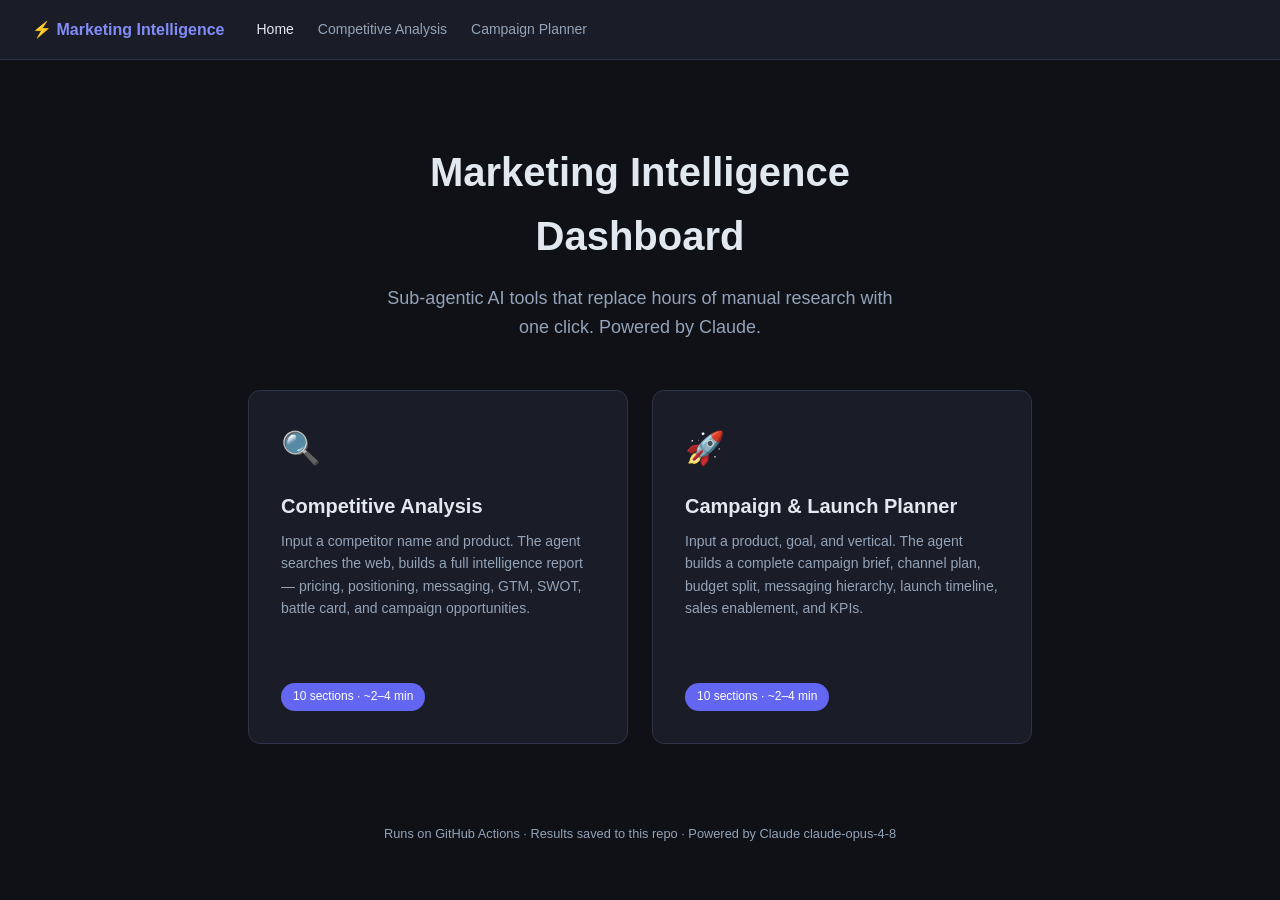
<file: dashboard/index.html>
<!DOCTYPE html>
<html lang="en">
<head>
  <meta charset="UTF-8">
  <meta name="viewport" content="width=device-width, initial-scale=1.0">
  <title>Marketing Intelligence Dashboard</title>
  <link rel="stylesheet" href="css/style.css">
</head>
<body>
  <nav>
    <span class="nav-brand">⚡ Marketing Intelligence</span>
    <div class="nav-links">
      <a href="index.html" class="active">Home</a>
      <a href="competitive-analysis.html">Competitive Analysis</a>
      <a href="campaign-launch-planner.html">Campaign Planner</a>
    </div>
  </nav>

  <div class="hero">
    <h1>Marketing Intelligence<br>Dashboard</h1>
    <p>Sub-agentic AI tools that replace hours of manual research with one click. Powered by Claude.</p>

    <div class="agent-cards">
      <a href="competitive-analysis.html" class="agent-card">
        <div class="agent-card-icon">🔍</div>
        <h2>Competitive Analysis</h2>
        <p>Input a competitor name and product. The agent searches the web, builds a full intelligence report — pricing, positioning, messaging, GTM, SWOT, battle card, and campaign opportunities.</p>
        <span class="badge">10 sections · ~2–4 min</span>
      </a>

      <a href="campaign-launch-planner.html" class="agent-card">
        <div class="agent-card-icon">🚀</div>
        <h2>Campaign & Launch Planner</h2>
        <p>Input a product, goal, and vertical. The agent builds a complete campaign brief, channel plan, budget split, messaging hierarchy, launch timeline, sales enablement, and KPIs.</p>
        <span class="badge">10 sections · ~2–4 min</span>
      </a>
    </div>
  </div>

  <div style="text-align:center;padding:2rem;color:var(--text-muted);font-size:.8rem">
    Runs on GitHub Actions · Results saved to this repo · Powered by Claude claude-opus-4-8
  </div>
</body>
</html>
</file>
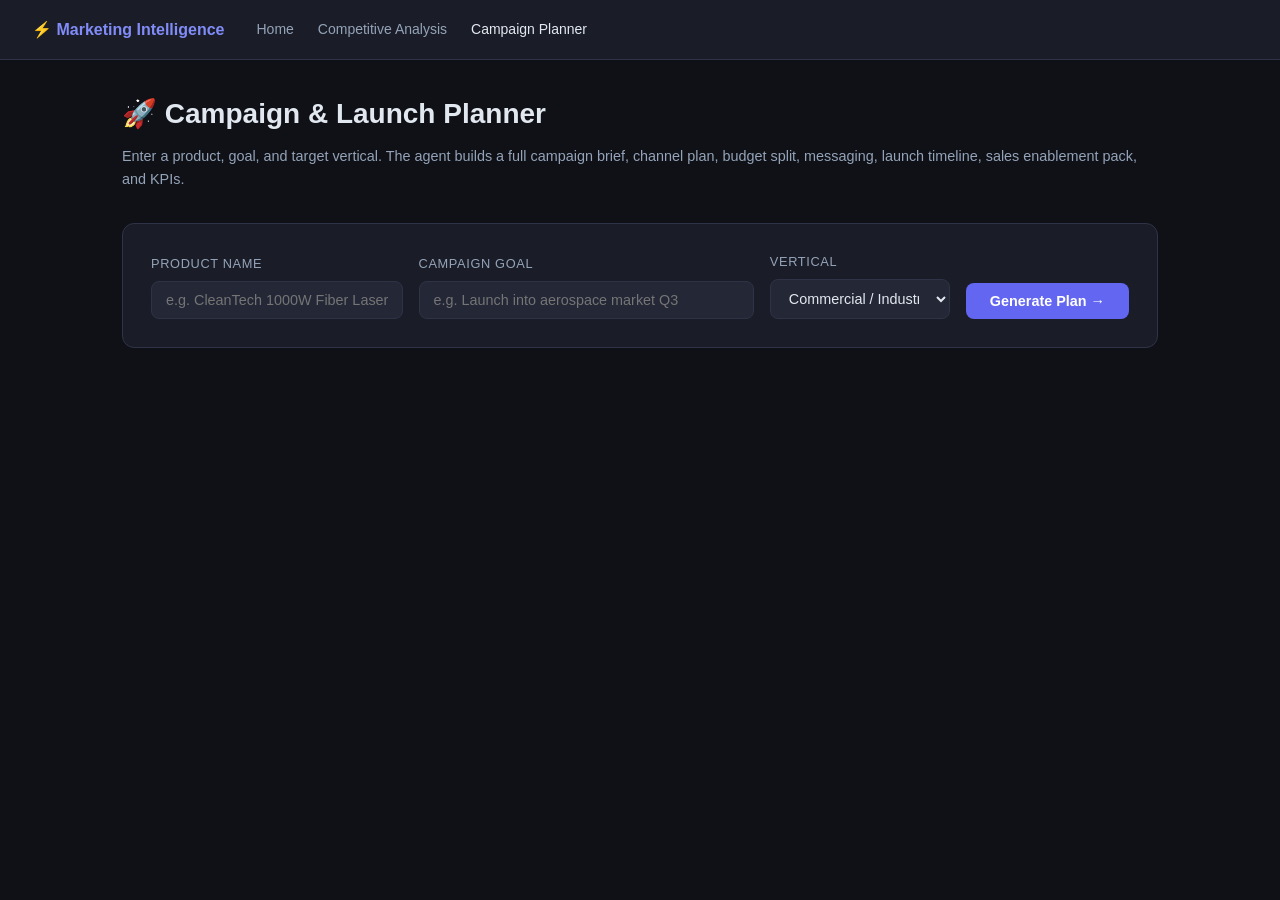
<file: dashboard/campaign-launch-planner.html>
<!DOCTYPE html>
<html lang="en">
<head>
  <meta charset="UTF-8">
  <meta name="viewport" content="width=device-width, initial-scale=1.0">
  <title>Campaign & Launch Planner · Marketing Intelligence</title>
  <link rel="stylesheet" href="css/style.css">
</head>
<body>
  <nav>
    <span class="nav-brand">⚡ Marketing Intelligence</span>
    <div class="nav-links">
      <a href="index.html">Home</a>
      <a href="competitive-analysis.html">Competitive Analysis</a>
      <a href="campaign-launch-planner.html" class="active">Campaign Planner</a>
    </div>
  </nav>

  <div class="page">
    <div class="page-header">
      <h1>🚀 Campaign & Launch Planner</h1>
      <p>Enter a product, goal, and target vertical. The agent builds a full campaign brief, channel plan, budget split, messaging, launch timeline, sales enablement pack, and KPIs.</p>
    </div>

    <div class="input-form">
      <div class="form-row">
        <div class="form-group" style="flex:1.5">
          <label>Product Name</label>
          <input id="product" type="text" placeholder="e.g. CleanTech 1000W Fiber Laser" />
        </div>
        <div class="form-group" style="flex:2">
          <label>Campaign Goal</label>
          <input id="goal" type="text" placeholder="e.g. Launch into aerospace market Q3" />
        </div>
        <div class="form-group">
          <label>Vertical</label>
          <select id="vertical">
            <option value="Commercial/Industrial">Commercial / Industrial</option>
            <option value="Defense/Government">Defense / Government</option>
          </select>
        </div>
        <button class="btn btn-primary" id="run-btn" onclick="runPlanner()">Generate Plan →</button>
      </div>
    </div>

    <div class="status-bar" id="status-bar">
      <div class="status-dot queued" id="status-dot"></div>
      <span id="status-text">Queued…</span>
    </div>

    <div class="results-header" id="results-header">
      <div class="results-meta">
        <h2 id="results-title"></h2>
        <p id="results-sub"></p>
      </div>
      <div class="export-btns">
        <button class="btn btn-secondary" id="copy-btn" onclick="copyBattleCard(window._result)">Copy Sales Pack</button>
        <button class="btn btn-secondary" onclick="window.print()">Download PDF</button>
        <button class="btn btn-secondary" onclick="downloadJson(window._result)">Download JSON</button>
      </div>
    </div>

    <div class="section-tabs" id="section-tabs"></div>
    <div class="results-grid" id="results-grid"></div>
  </div>

  <script src="js/github-api.js"></script>
  <script src="js/render.js"></script>
  <script src="js/app.js"></script>
  <script>
    async function runPlanner() {
      const product  = document.getElementById("product").value.trim();
      const goal     = document.getElementById("goal").value.trim();
      const vertical = document.getElementById("vertical").value;
      if (!product || !goal) { alert("Please enter both product name and campaign goal."); return; }

      const btn = document.getElementById("run-btn");
      btn.disabled = true;
      btn.textContent = "Running…";
      setStatus("Queued — waiting for GitHub Actions to start…", "queued");

      try {
        await triggerWorkflow("campaign-launch-planner.yml", {
          product_name: product,
          campaign_goal: goal,
          vertical: vertical,
        });

        await new Promise(r => setTimeout(r, 5000));
        setStatus("Agent is building your campaign plan…", "running");

        const run = await getLatestRun("campaign-launch-planner.yml");
        if (!run) throw new Error("Could not find workflow run. Check GitHub Actions tab.");

        await pollRun(run.id, (status, conclusion) => {
          if (status === "in_progress") setStatus("Agent is researching market trends and building your plan…", "running");
          if (status === "completed" && conclusion === "success") setStatus("Plan complete!", "complete");
        });

        const slug = `${product}-${vertical}`.toLowerCase().replace(/[^a-z0-9]+/g, "-").replace(/^-|-$/g, "");
        const data = await fetchResultJson(`dashboard/data/campaigns/${slug}.json`);
        window._result = data;

        const grid = document.getElementById("results-grid");
        grid.innerHTML = renderCampaignPlan(data);
        populateTabs(10);
        showResults(
          `${product} — ${vertical}`,
          `Generated ${new Date(data.generated_at).toLocaleString()}`
        );
      } catch (e) {
        setStatus(`Error: ${e.message}`, "failed");
        console.error(e);
      } finally {
        btn.disabled = false;
        btn.textContent = "Generate Plan →";
      }
    }
  </script>
</body>
</html>
</file>
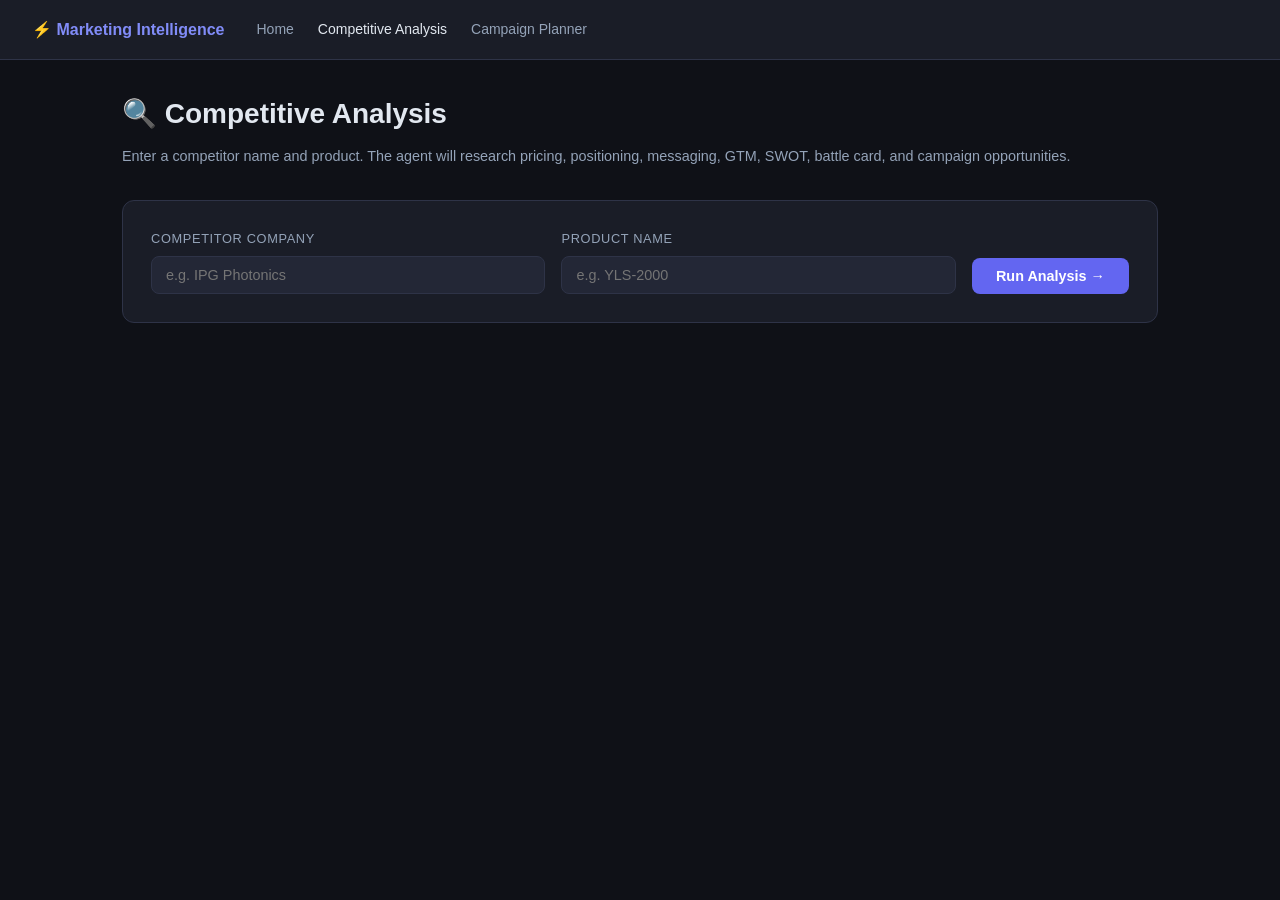
<file: dashboard/competitive-analysis.html>
<!DOCTYPE html>
<html lang="en">
<head>
  <meta charset="UTF-8">
  <meta name="viewport" content="width=device-width, initial-scale=1.0">
  <title>Competitive Analysis · Marketing Intelligence</title>
  <link rel="stylesheet" href="css/style.css">
</head>
<body>
  <nav>
    <span class="nav-brand">⚡ Marketing Intelligence</span>
    <div class="nav-links">
      <a href="index.html">Home</a>
      <a href="competitive-analysis.html" class="active">Competitive Analysis</a>
      <a href="campaign-launch-planner.html">Campaign Planner</a>
    </div>
  </nav>

  <div class="page">
    <div class="page-header">
      <h1>🔍 Competitive Analysis</h1>
      <p>Enter a competitor name and product. The agent will research pricing, positioning, messaging, GTM, SWOT, battle card, and campaign opportunities.</p>
    </div>

    <div class="input-form">
      <div class="form-row">
        <div class="form-group">
          <label>Competitor Company</label>
          <input id="competitor" type="text" placeholder="e.g. IPG Photonics" />
        </div>
        <div class="form-group">
          <label>Product Name</label>
          <input id="product" type="text" placeholder="e.g. YLS-2000" />
        </div>
        <button class="btn btn-primary" id="run-btn" onclick="runAnalysis()">Run Analysis →</button>
      </div>
    </div>

    <div class="status-bar" id="status-bar">
      <div class="status-dot queued" id="status-dot"></div>
      <span id="status-text">Queued…</span>
    </div>

    <div class="results-header" id="results-header">
      <div class="results-meta">
        <h2 id="results-title"></h2>
        <p id="results-sub"></p>
      </div>
      <div class="export-btns">
        <button class="btn btn-secondary" id="copy-btn" onclick="copyBattleCard(window._result)">Copy Battle Card</button>
        <button class="btn btn-secondary" onclick="window.print()">Download PDF</button>
        <button class="btn btn-secondary" onclick="downloadJson(window._result)">Download JSON</button>
      </div>
    </div>

    <div class="section-tabs" id="section-tabs"></div>
    <div class="results-grid" id="results-grid"></div>
  </div>

  <script src="js/github-api.js"></script>
  <script src="js/render.js"></script>
  <script src="js/app.js"></script>
  <script>
    async function runAnalysis() {
      const competitor = document.getElementById("competitor").value.trim();
      const product    = document.getElementById("product").value.trim();
      if (!competitor || !product) { alert("Please enter both competitor name and product name."); return; }

      const btn = document.getElementById("run-btn");
      btn.disabled = true;
      btn.textContent = "Running…";
      setStatus("Queued — waiting for GitHub Actions to start…", "queued");

      try {
        await triggerWorkflow("competitive-analysis.yml", {
          competitor_name: competitor,
          product_name: product,
        });

        // Wait a few seconds for GitHub to register the run
        await new Promise(r => setTimeout(r, 5000));

        setStatus("Agent is running — researching competitor data…", "running");

        const run = await getLatestRun("competitive-analysis.yml");
        if (!run) throw new Error("Could not find workflow run. Check GitHub Actions tab.");

        await pollRun(run.id, (status, conclusion) => {
          if (status === "in_progress") setStatus("Agent is researching and synthesizing data…", "running");
          if (status === "completed" && conclusion === "success") setStatus("Analysis complete!", "complete");
        });

        // Slug = competitor-product in lowercase, non-alphanumeric replaced with -
        const slug = `${competitor}-${product}`.toLowerCase().replace(/[^a-z0-9]+/g, "-").replace(/^-|-$/g, "");
        const data = await fetchResultJson(`dashboard/data/competitive/${slug}.json`);
        window._result = data;

        const grid = document.getElementById("results-grid");
        grid.innerHTML = renderCompetitiveAnalysis(data);
        populateTabs(10);
        showResults(
          `${competitor} — ${product}`,
          `Analyzed ${new Date(data.analyzed_at).toLocaleString()}`
        );
      } catch (e) {
        setStatus(`Error: ${e.message}`, "failed");
        console.error(e);
      } finally {
        btn.disabled = false;
        btn.textContent = "Run Analysis →";
      }
    }
  </script>
</body>
</html>
</file>
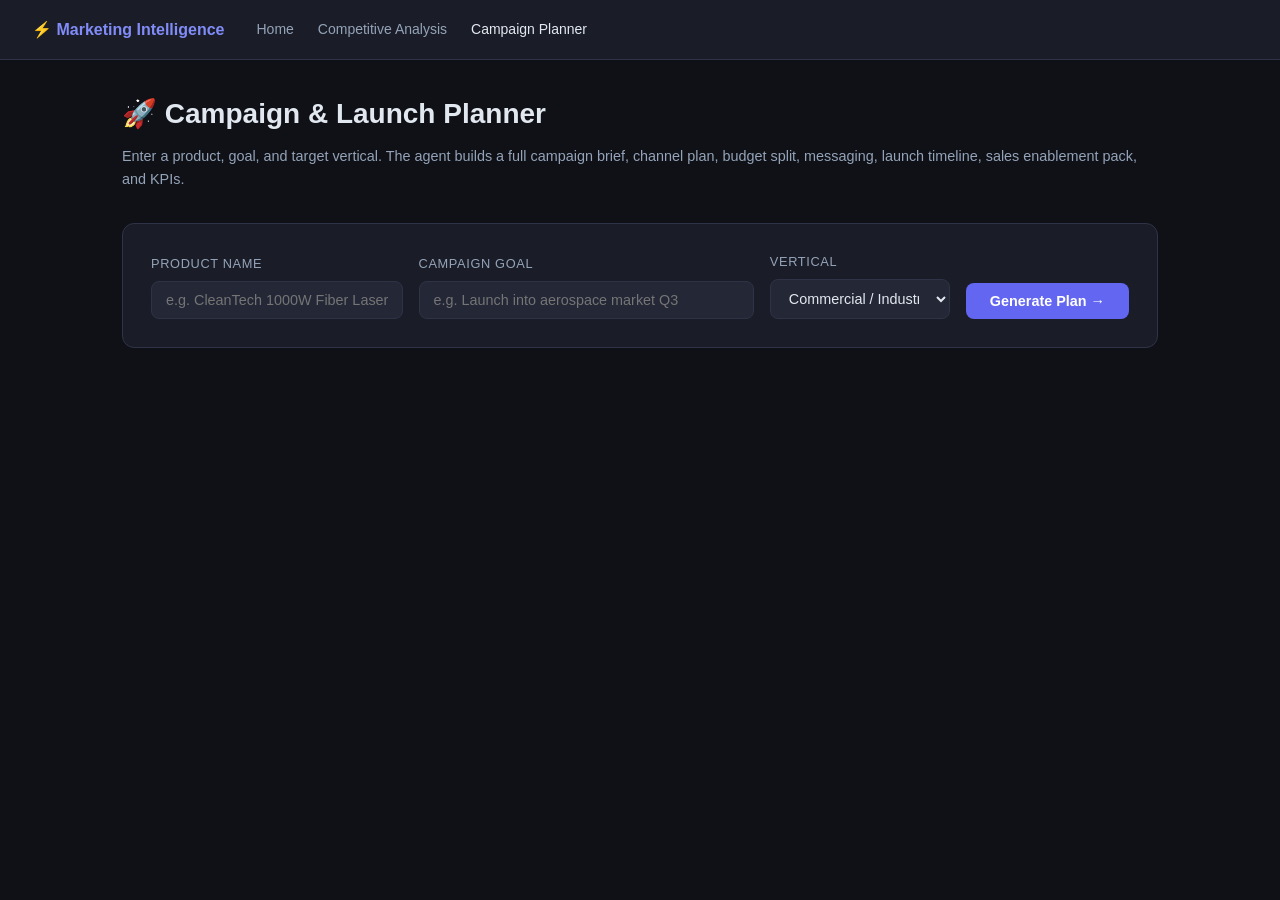
<file: docs/campaign-launch-planner.html>
<!DOCTYPE html>
<html lang="en">
<head>
  <meta charset="UTF-8">
  <meta name="viewport" content="width=device-width, initial-scale=1.0">
  <meta http-equiv="Cache-Control" content="no-cache, no-store, must-revalidate">
  <title>Campaign & Launch Planner · Marketing Intelligence</title>
  <link rel="stylesheet" href="css/style.css?v=4">
</head>
<body>
  <nav>
    <span class="nav-brand">⚡ Marketing Intelligence</span>
    <div class="nav-links">
      <a href="index.html">Home</a>
      <a href="competitive-analysis.html">Competitive Analysis</a>
      <a href="campaign-launch-planner.html" class="active">Campaign Planner</a>
    </div>
  </nav>

  <div class="page">
    <div class="page-header">
      <h1>🚀 Campaign & Launch Planner</h1>
      <p>Enter a product, goal, and target vertical. The agent builds a full campaign brief, channel plan, budget split, messaging, launch timeline, sales enablement pack, and KPIs.</p>
    </div>

    <div class="input-form">
      <div class="form-row">
        <div class="form-group" style="flex:1.5">
          <label>Product Name</label>
          <input id="product" type="text" placeholder="e.g. CleanTech 1000W Fiber Laser" />
        </div>
        <div class="form-group" style="flex:2">
          <label>Campaign Goal</label>
          <input id="goal" type="text" placeholder="e.g. Launch into aerospace market Q3" />
        </div>
        <div class="form-group">
          <label>Vertical</label>
          <select id="vertical">
            <option value="Commercial/Industrial">Commercial / Industrial</option>
            <option value="Defense/Government">Defense / Government</option>
          </select>
        </div>
        <button class="btn btn-primary" id="run-btn" onclick="runPlanner()">Generate Plan →</button>
      </div>
    </div>

    <div class="status-bar" id="status-bar">
      <div class="status-dot queued" id="status-dot"></div>
      <span id="status-text">Queued…</span>
    </div>

    <div class="results-header" id="results-header">
      <div class="results-meta">
        <h2 id="results-title"></h2>
        <p id="results-sub"></p>
      </div>
      <div class="export-btns">
        <button class="btn btn-secondary" id="copy-btn" onclick="copySalesPack(window._result)">Copy Sales Pack</button>
        <button class="btn btn-secondary" onclick="window.print()">Download PDF</button>
        <button class="btn btn-secondary" onclick="downloadJson(window._result)">Download JSON</button>
      </div>
    </div>

    <div class="section-tabs" id="section-tabs"></div>
    <div class="results-grid" id="results-grid"></div>
  </div>

  <script src="js/render.js?v=4"></script>

  <script>
  // ── GitHub API ──────────────────────────────────────────────────────────────
  const OWNER = "PoojaJeeva";
  const REPO  = "marketing-dashboard";

  function getToken() { return sessionStorage.getItem("gh_pat") || ""; }

  async function ghFetch(path, opts) {
    opts = opts || {};
    var token = getToken();
    var res = await fetch("https://api.github.com" + path, Object.assign({}, opts, {
      headers: Object.assign(
        {
          "Accept": "application/vnd.github+json",
          "X-GitHub-Api-Version": "2022-11-28",
        },
        token ? { "Authorization": "Bearer " + token } : {},
        opts.headers || {}
      ),
    }));
    if (!res.ok) {
      var body = await res.text();
      throw new Error("GitHub API " + res.status + ": " + body);
    }
    var text = await res.text();
    if (!text || !text.trim()) return {};
    return JSON.parse(text);
  }

  async function triggerWorkflow(workflow, inputs) {
    await ghFetch("/repos/" + OWNER + "/" + REPO + "/actions/workflows/" + workflow + "/dispatches", {
      method: "POST",
      headers: { "Content-Type": "application/json" },
      body: JSON.stringify({ ref: "main", inputs: inputs }),
    });
  }

  async function getLatestRun(workflow) {
    var data = await ghFetch("/repos/" + OWNER + "/" + REPO + "/actions/workflows/" + workflow + "/runs?per_page=1");
    return (data.workflow_runs && data.workflow_runs[0]) || null;
  }

  async function getRunStatus(runId) {
    return ghFetch("/repos/" + OWNER + "/" + REPO + "/actions/runs/" + runId);
  }

  async function fetchResultJson(path) {
    var data = await ghFetch("/repos/" + OWNER + "/" + REPO + "/contents/" + path + "?ref=main");
    var text = atob(data.content.replace(/\n/g, ""));
    return JSON.parse(text);
  }

  function pollRun(runId, onStatus) {
    return new Promise(function(resolve, reject) {
      var iv = setInterval(async function() {
        try {
          var run = await getRunStatus(runId);
          onStatus(run.status, run.conclusion);
          if (run.status === "completed") {
            clearInterval(iv);
            if (run.conclusion === "success") resolve(run);
            else reject(new Error("Run failed: " + run.conclusion));
          }
        } catch(e) {
          clearInterval(iv);
          reject(e);
        }
      }, 8000);
    });
  }

  // ── App helpers ─────────────────────────────────────────────────────────────
  document.addEventListener("DOMContentLoaded", function() {
    if (!sessionStorage.getItem("gh_pat")) {
      var pat = prompt(
        "Enter your GitHub Personal Access Token (classic) with 'repo' scope.\n" +
        "It stays in this browser tab only.\n\n" +
        "Create at: github.com/settings/tokens"
      );
      if (pat) sessionStorage.setItem("gh_pat", pat.trim());
    }
  });

  function setStatus(msg, type) {
    var bar = document.getElementById("status-bar");
    var dot = document.getElementById("status-dot");
    var txt = document.getElementById("status-text");
    bar.classList.add("visible");
    dot.className = "status-dot " + type;
    txt.textContent = msg;
  }

  function showResults(heading, sub) {
    document.getElementById("results-header").classList.add("visible");
    document.getElementById("results-title").textContent = heading;
    document.getElementById("results-sub").textContent = sub;
    document.getElementById("section-tabs").classList.add("visible");
    document.getElementById("results-grid").classList.add("visible");
  }

  function populateTabs(count) {
    var tabs = document.getElementById("section-tabs");
    tabs.innerHTML = "";
    for (var i = 1; i <= count; i++) {
      (function(n) {
        var b = document.createElement("button");
        b.className = "tab-btn" + (n === 1 ? " active" : "");
        b.textContent = n;
        b.onclick = function() {
          document.querySelectorAll(".tab-btn").forEach(function(x){ x.classList.remove("active"); });
          b.classList.add("active");
          var card = document.querySelector('[data-section="' + n + '"]');
          if (card) card.scrollIntoView({ behavior: "smooth", block: "start" });
        };
        tabs.appendChild(b);
      })(i);
    }
  }

  function copySalesPack(data) {
    if (!data) return;
    var se = data.sales_enablement || {};
    var text = "SALES ENABLEMENT PACK — " + (data.product || "") + "\n" + "=".repeat(50) + "\n\n";
    text += "TALK TRACK:\n" + (se.talk_track || []).map(function(x){ return "• " + x; }).join("\n") + "\n\n";
    text += "OBJECTION HANDLING:\n";
    (se.objection_handling || []).forEach(function(o){ text += "Q: " + o.objection + "\nA: " + o.response + "\n\n"; });
    navigator.clipboard.writeText(text).then(function() {
      var btn = document.getElementById("copy-btn");
      btn.textContent = "Copied!";
      setTimeout(function(){ btn.textContent = "Copy Sales Pack"; }, 2000);
    });
  }

  function downloadJson(data) {
    if (!data) return;
    var blob = new Blob([JSON.stringify(data, null, 2)], { type: "application/json" });
    var a = document.createElement("a");
    a.href = URL.createObjectURL(blob);
    a.download = (data.product || "plan").replace(/\s+/g, "-").toLowerCase() + ".json";
    a.click();
  }

  // ── Page logic ───────────────────────────────────────────────────────────────
  async function runPlanner() {
    var product  = document.getElementById("product").value.trim();
    var goal     = document.getElementById("goal").value.trim();
    var vertical = document.getElementById("vertical").value;
    if (!product || !goal) { alert("Please enter both product name and campaign goal."); return; }

    var btn = document.getElementById("run-btn");
    btn.disabled = true;
    btn.textContent = "Running…";
    setStatus("Triggering GitHub Actions workflow…", "queued");

    try {
      await triggerWorkflow("campaign-launch-planner.yml", {
        product_name: product,
        campaign_goal: goal,
        vertical: vertical,
      });

      setStatus("Workflow queued — waiting for agent to start…", "queued");
      await new Promise(function(r){ setTimeout(r, 6000); });

      var run = await getLatestRun("campaign-launch-planner.yml");
      if (!run) throw new Error("Could not find workflow run. Check the Actions tab on GitHub.");

      setStatus("Agent is building your campaign plan…", "running");

      await pollRun(run.id, function(status, conclusion) {
        if (status === "in_progress") setStatus("Agent is researching market trends and building your plan…", "running");
        if (status === "completed" && conclusion === "success") setStatus("Plan complete!", "complete");
      });

      var slug = (product + "-" + vertical).toLowerCase().replace(/[^a-z0-9]+/g, "-").replace(/^-|-$/g, "");
      var data = await fetchResultJson("docs/data/campaigns/" + slug + ".json");
      window._result = data;

      document.getElementById("results-grid").innerHTML = renderCampaignPlan(data);
      populateTabs(10);
      showResults(product + " — " + vertical, "Generated " + new Date(data.generated_at).toLocaleString());

    } catch(e) {
      setStatus("Error: " + e.message, "failed");
      console.error(e);
    } finally {
      btn.disabled = false;
      btn.textContent = "Generate Plan →";
    }
  }
  </script>
</body>
</html>
</file>
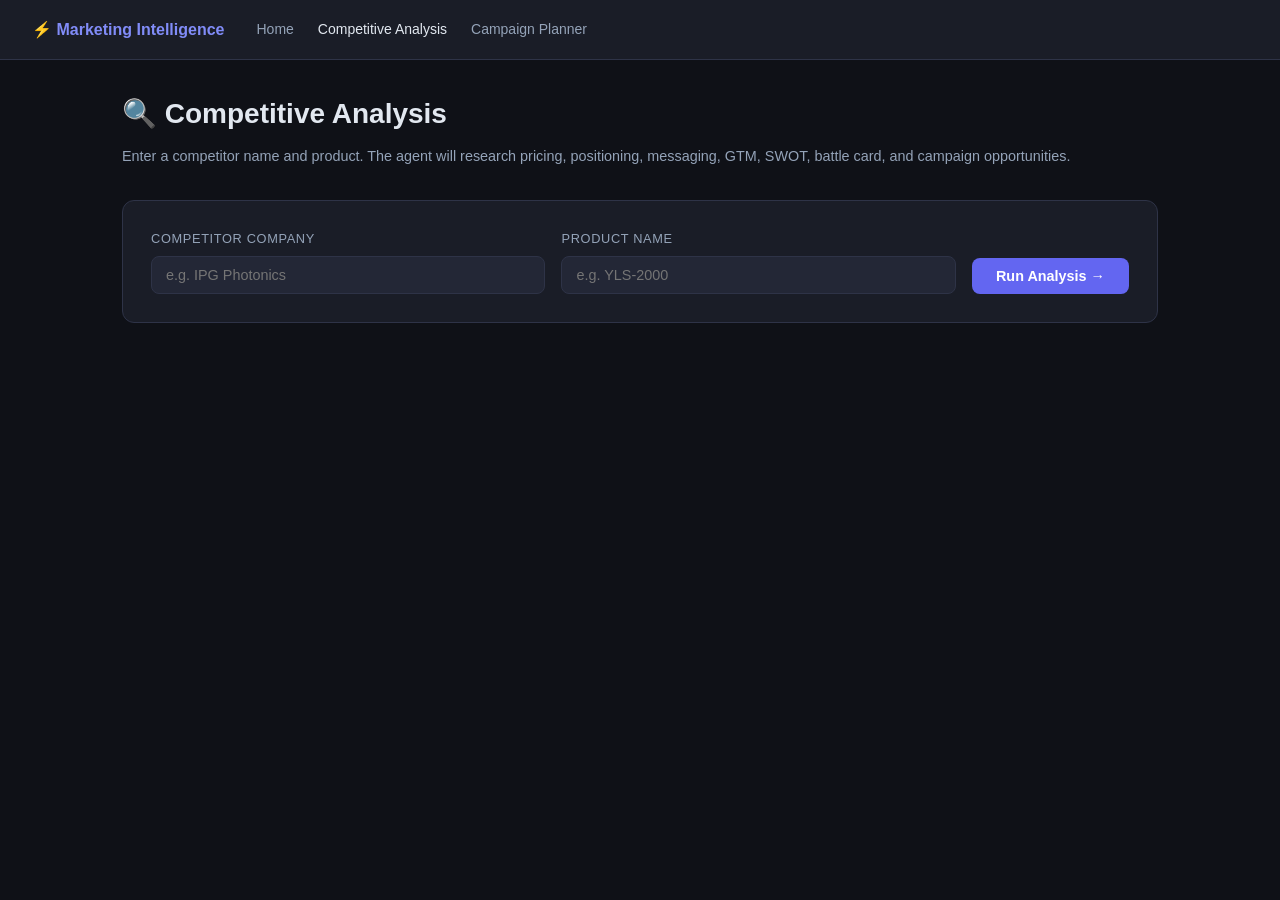
<file: docs/competitive-analysis.html>
<!DOCTYPE html>
<html lang="en">
<head>
  <meta charset="UTF-8">
  <meta name="viewport" content="width=device-width, initial-scale=1.0">
  <meta http-equiv="Cache-Control" content="no-cache, no-store, must-revalidate">
  <title>Competitive Analysis · Marketing Intelligence</title>
  <link rel="stylesheet" href="css/style.css?v=4">
</head>
<body>
  <nav>
    <span class="nav-brand">⚡ Marketing Intelligence</span>
    <div class="nav-links">
      <a href="index.html">Home</a>
      <a href="competitive-analysis.html" class="active">Competitive Analysis</a>
      <a href="campaign-launch-planner.html">Campaign Planner</a>
    </div>
  </nav>

  <div class="page">
    <div class="page-header">
      <h1>🔍 Competitive Analysis</h1>
      <p>Enter a competitor name and product. The agent will research pricing, positioning, messaging, GTM, SWOT, battle card, and campaign opportunities.</p>
    </div>

    <div class="input-form">
      <div class="form-row">
        <div class="form-group">
          <label>Competitor Company</label>
          <input id="competitor" type="text" placeholder="e.g. IPG Photonics" />
        </div>
        <div class="form-group">
          <label>Product Name</label>
          <input id="product" type="text" placeholder="e.g. YLS-2000" />
        </div>
        <button class="btn btn-primary" id="run-btn" onclick="runAnalysis()">Run Analysis →</button>
      </div>
    </div>

    <div class="status-bar" id="status-bar">
      <div class="status-dot queued" id="status-dot"></div>
      <span id="status-text">Queued…</span>
    </div>

    <div class="results-header" id="results-header">
      <div class="results-meta">
        <h2 id="results-title"></h2>
        <p id="results-sub"></p>
      </div>
      <div class="export-btns">
        <button class="btn btn-secondary" id="copy-btn" onclick="copyBattleCard(window._result)">Copy Battle Card</button>
        <button class="btn btn-secondary" onclick="window.print()">Download PDF</button>
        <button class="btn btn-secondary" onclick="downloadJson(window._result)">Download JSON</button>
      </div>
    </div>

    <div class="section-tabs" id="section-tabs"></div>
    <div class="results-grid" id="results-grid"></div>
  </div>

  <script src="js/render.js?v=4"></script>

  <script>
  // ── GitHub API ──────────────────────────────────────────────────────────────
  const OWNER = "PoojaJeeva";
  const REPO  = "marketing-dashboard";

  function getToken() { return sessionStorage.getItem("gh_pat") || ""; }

  async function ghFetch(path, opts = {}) {
    const token = getToken();
    const res = await fetch("https://api.github.com" + path, {
      ...opts,
      headers: {
        "Accept": "application/vnd.github+json",
        "X-GitHub-Api-Version": "2022-11-28",
        ...(token ? { "Authorization": "Bearer " + token } : {}),
        ...(opts.headers || {}),
      },
    });
    if (!res.ok) {
      const body = await res.text();
      throw new Error("GitHub API " + res.status + ": " + body);
    }
    const text = await res.text();
    if (!text || !text.trim()) return {};
    return JSON.parse(text);
  }

  async function triggerWorkflow(workflow, inputs) {
    await ghFetch("/repos/" + OWNER + "/" + REPO + "/actions/workflows/" + workflow + "/dispatches", {
      method: "POST",
      headers: { "Content-Type": "application/json" },
      body: JSON.stringify({ ref: "main", inputs: inputs }),
    });
  }

  async function getLatestRun(workflow) {
    const data = await ghFetch("/repos/" + OWNER + "/" + REPO + "/actions/workflows/" + workflow + "/runs?per_page=1");
    return (data.workflow_runs && data.workflow_runs[0]) || null;
  }

  async function getRunStatus(runId) {
    return ghFetch("/repos/" + OWNER + "/" + REPO + "/actions/runs/" + runId);
  }

  async function fetchResultJson(path) {
    const data = await ghFetch("/repos/" + OWNER + "/" + REPO + "/contents/" + path + "?ref=main");
    const text = atob(data.content.replace(/\n/g, ""));
    return JSON.parse(text);
  }

  function pollRun(runId, onStatus) {
    return new Promise(function(resolve, reject) {
      var iv = setInterval(async function() {
        try {
          var run = await getRunStatus(runId);
          onStatus(run.status, run.conclusion);
          if (run.status === "completed") {
            clearInterval(iv);
            if (run.conclusion === "success") resolve(run);
            else reject(new Error("Run failed: " + run.conclusion));
          }
        } catch(e) {
          clearInterval(iv);
          reject(e);
        }
      }, 8000);
    });
  }

  // ── App helpers ─────────────────────────────────────────────────────────────
  document.addEventListener("DOMContentLoaded", function() {
    if (!sessionStorage.getItem("gh_pat")) {
      var pat = prompt(
        "Enter your GitHub Personal Access Token (classic) with 'repo' scope.\n" +
        "It stays in this browser tab only.\n\n" +
        "Create at: github.com/settings/tokens"
      );
      if (pat) sessionStorage.setItem("gh_pat", pat.trim());
    }
  });

  function setStatus(msg, type) {
    var bar = document.getElementById("status-bar");
    var dot = document.getElementById("status-dot");
    var txt = document.getElementById("status-text");
    bar.classList.add("visible");
    dot.className = "status-dot " + type;
    txt.textContent = msg;
  }

  function showResults(heading, sub) {
    document.getElementById("results-header").classList.add("visible");
    document.getElementById("results-title").textContent = heading;
    document.getElementById("results-sub").textContent = sub;
    document.getElementById("section-tabs").classList.add("visible");
    document.getElementById("results-grid").classList.add("visible");
  }

  function populateTabs(count) {
    var tabs = document.getElementById("section-tabs");
    tabs.innerHTML = "";
    for (var i = 1; i <= count; i++) {
      (function(n) {
        var b = document.createElement("button");
        b.className = "tab-btn" + (n === 1 ? " active" : "");
        b.textContent = n;
        b.onclick = function() {
          document.querySelectorAll(".tab-btn").forEach(function(x){ x.classList.remove("active"); });
          b.classList.add("active");
          var card = document.querySelector('[data-section="' + n + '"]');
          if (card) card.scrollIntoView({ behavior: "smooth", block: "start" });
        };
        tabs.appendChild(b);
      })(i);
    }
  }

  function copyBattleCard(data) {
    if (!data) return;
    var bc = data.battle_card || {};
    var text = "BATTLE CARD — " + (data.competitor || "") + "\n" + "=".repeat(50) + "\n\n";
    text += "WE WIN WHEN:\n" + (bc.we_win_when || []).map(function(x){ return "• " + x; }).join("\n") + "\n\n";
    text += "THEY WIN WHEN:\n" + (bc.they_win_when || []).map(function(x){ return "• " + x; }).join("\n") + "\n\n";
    text += "OBJECTION HANDLING:\n";
    (bc.objection_handling || []).forEach(function(o){ text += "Q: " + o.objection + "\nA: " + o.response + "\n\n"; });
    navigator.clipboard.writeText(text).then(function() {
      var btn = document.getElementById("copy-btn");
      btn.textContent = "Copied!";
      setTimeout(function(){ btn.textContent = "Copy Battle Card"; }, 2000);
    });
  }

  function downloadJson(data) {
    if (!data) return;
    var blob = new Blob([JSON.stringify(data, null, 2)], { type: "application/json" });
    var a = document.createElement("a");
    a.href = URL.createObjectURL(blob);
    a.download = (data.competitor || "result").replace(/\s+/g, "-").toLowerCase() + ".json";
    a.click();
  }

  // ── Page logic ───────────────────────────────────────────────────────────────
  async function runAnalysis() {
    var competitor = document.getElementById("competitor").value.trim();
    var product    = document.getElementById("product").value.trim();
    if (!competitor || !product) { alert("Please enter both fields."); return; }

    var btn = document.getElementById("run-btn");
    btn.disabled = true;
    btn.textContent = "Running…";
    setStatus("Triggering GitHub Actions workflow…", "queued");

    try {
      await triggerWorkflow("competitive-analysis.yml", {
        competitor_name: competitor,
        product_name: product,
      });

      setStatus("Workflow queued — waiting for agent to start…", "queued");
      await new Promise(function(r){ setTimeout(r, 6000); });

      var run = await getLatestRun("competitive-analysis.yml");
      if (!run) throw new Error("Could not find workflow run. Check the Actions tab on GitHub.");

      setStatus("Agent is running — researching " + competitor + "…", "running");

      await pollRun(run.id, function(status, conclusion) {
        if (status === "in_progress") setStatus("Agent is researching and synthesizing data…", "running");
        if (status === "completed" && conclusion === "success") setStatus("Analysis complete!", "complete");
      });

      var slug = (competitor + "-" + product).toLowerCase().replace(/[^a-z0-9]+/g, "-").replace(/^-|-$/g, "");
      var data = await fetchResultJson("docs/data/competitive/" + slug + ".json");
      window._result = data;

      document.getElementById("results-grid").innerHTML = renderCompetitiveAnalysis(data);
      populateTabs(10);
      showResults(competitor + " — " + product, "Analyzed " + new Date(data.analyzed_at).toLocaleString());

    } catch(e) {
      setStatus("Error: " + e.message, "failed");
      console.error(e);
    } finally {
      btn.disabled = false;
      btn.textContent = "Run Analysis →";
    }
  }
  </script>
</body>
</html>
</file>
<file: dashboard/css/style.css>
:root {
  --bg: #0f1117;
  --surface: #1a1d27;
  --surface2: #232736;
  --border: #2e3347;
  --accent: #6366f1;
  --accent2: #818cf8;
  --text: #e2e8f0;
  --text-muted: #94a3b8;
  --success: #22c55e;
  --warning: #f59e0b;
  --danger: #ef4444;
  --info: #3b82f6;
  --green-bg: #052e16;
  --red-bg: #2d0a0a;
  --blue-bg: #0c1a3a;
  --orange-bg: #2d1500;
  --radius: 12px;
  --radius-sm: 8px;
}

* { box-sizing: border-box; margin: 0; padding: 0; }

body {
  font-family: -apple-system, BlinkMacSystemFont, "Segoe UI", sans-serif;
  background: var(--bg);
  color: var(--text);
  min-height: 100vh;
  line-height: 1.6;
}

/* NAV */
nav {
  background: var(--surface);
  border-bottom: 1px solid var(--border);
  padding: 0 2rem;
  display: flex;
  align-items: center;
  height: 60px;
  gap: 2rem;
}
.nav-brand { font-weight: 700; font-size: 1rem; color: var(--accent2); }
.nav-links { display: flex; gap: 1.5rem; }
.nav-links a {
  color: var(--text-muted);
  text-decoration: none;
  font-size: 0.875rem;
  transition: color 0.15s;
}
.nav-links a:hover, .nav-links a.active { color: var(--text); }

/* HERO / HOME */
.hero {
  text-align: center;
  padding: 5rem 2rem 3rem;
}
.hero h1 { font-size: 2.5rem; font-weight: 800; margin-bottom: 1rem; }
.hero p { color: var(--text-muted); font-size: 1.125rem; max-width: 520px; margin: 0 auto 3rem; }

.agent-cards {
  display: flex;
  gap: 1.5rem;
  justify-content: center;
  flex-wrap: wrap;
  max-width: 900px;
  margin: 0 auto;
}
.agent-card {
  background: var(--surface);
  border: 1px solid var(--border);
  border-radius: var(--radius);
  padding: 2rem;
  width: 380px;
  text-align: left;
  text-decoration: none;
  color: var(--text);
  transition: border-color 0.2s, transform 0.15s;
}
.agent-card:hover {
  border-color: var(--accent);
  transform: translateY(-2px);
}
.agent-card-icon {
  font-size: 2rem;
  margin-bottom: 1rem;
}
.agent-card h2 { font-size: 1.25rem; margin-bottom: 0.5rem; }
.agent-card p { color: var(--text-muted); font-size: 0.875rem; line-height: 1.6; }
.agent-card .badge {
  display: inline-block;
  margin-top: 1rem;
  background: var(--accent);
  color: white;
  font-size: 0.75rem;
  padding: 0.25rem 0.75rem;
  border-radius: 999px;
}

/* PAGE LAYOUT */
.page {
  max-width: 1100px;
  margin: 0 auto;
  padding: 2rem;
}
.page-header { margin-bottom: 2rem; }
.page-header h1 { font-size: 1.75rem; font-weight: 700; margin-bottom: 0.5rem; }
.page-header p { color: var(--text-muted); font-size: 0.9rem; }

/* INPUT FORM */
.input-form {
  background: var(--surface);
  border: 1px solid var(--border);
  border-radius: var(--radius);
  padding: 1.75rem;
  margin-bottom: 2rem;
}
.form-row {
  display: flex;
  gap: 1rem;
  flex-wrap: wrap;
  align-items: flex-end;
}
.form-group { display: flex; flex-direction: column; gap: 0.4rem; flex: 1; min-width: 180px; }
.form-group label { font-size: 0.8rem; color: var(--text-muted); font-weight: 500; letter-spacing: 0.05em; text-transform: uppercase; }
.form-group input,
.form-group select {
  background: var(--surface2);
  border: 1px solid var(--border);
  border-radius: var(--radius-sm);
  color: var(--text);
  padding: 0.625rem 0.875rem;
  font-size: 0.9rem;
  outline: none;
  transition: border-color 0.15s;
}
.form-group input:focus,
.form-group select:focus { border-color: var(--accent); }
.form-group select option { background: var(--surface2); }

.btn {
  padding: 0.625rem 1.5rem;
  border-radius: var(--radius-sm);
  font-size: 0.9rem;
  font-weight: 600;
  border: none;
  cursor: pointer;
  transition: opacity 0.15s, transform 0.1s;
  white-space: nowrap;
}
.btn:hover { opacity: 0.9; transform: translateY(-1px); }
.btn:active { transform: translateY(0); }
.btn-primary { background: var(--accent); color: white; }
.btn-secondary { background: var(--surface2); color: var(--text); border: 1px solid var(--border); }
.btn:disabled { opacity: 0.5; cursor: not-allowed; transform: none; }

/* STATUS BAR */
.status-bar {
  display: none;
  align-items: center;
  gap: 1rem;
  background: var(--surface);
  border: 1px solid var(--border);
  border-radius: var(--radius-sm);
  padding: 1rem 1.25rem;
  margin-bottom: 2rem;
  font-size: 0.9rem;
}
.status-bar.visible { display: flex; }
.status-dot {
  width: 10px; height: 10px;
  border-radius: 50%;
  flex-shrink: 0;
}
.status-dot.queued { background: var(--text-muted); }
.status-dot.running {
  background: var(--warning);
  animation: pulse 1.2s ease-in-out infinite;
}
.status-dot.complete { background: var(--success); }
.status-dot.failed { background: var(--danger); }

@keyframes pulse {
  0%, 100% { opacity: 1; } 50% { opacity: 0.4; }
}

/* RESULTS HEADER */
.results-header {
  display: none;
  align-items: center;
  justify-content: space-between;
  flex-wrap: wrap;
  gap: 1rem;
  margin-bottom: 1.5rem;
}
.results-header.visible { display: flex; }
.results-meta h2 { font-size: 1.1rem; font-weight: 700; }
.results-meta p { font-size: 0.8rem; color: var(--text-muted); }
.export-btns { display: flex; gap: 0.5rem; flex-wrap: wrap; }

/* SECTION TABS */
.section-tabs {
  display: none;
  gap: 0.5rem;
  flex-wrap: wrap;
  margin-bottom: 1.5rem;
}
.section-tabs.visible { display: flex; }
.tab-btn {
  background: var(--surface2);
  border: 1px solid var(--border);
  border-radius: 999px;
  color: var(--text-muted);
  font-size: 0.78rem;
  padding: 0.3rem 0.85rem;
  cursor: pointer;
  transition: all 0.15s;
}
.tab-btn:hover { color: var(--text); border-color: var(--accent2); }
.tab-btn.active { background: var(--accent); border-color: var(--accent); color: white; }

/* RESULTS GRID */
.results-grid {
  display: none;
  flex-direction: column;
  gap: 1.5rem;
}
.results-grid.visible { display: flex; }

/* SECTION CARD */
.section-card {
  background: var(--surface);
  border: 1px solid var(--border);
  border-radius: var(--radius);
  overflow: hidden;
}
.section-card-header {
  display: flex;
  align-items: center;
  justify-content: space-between;
  padding: 1rem 1.25rem;
  border-bottom: 1px solid var(--border);
  cursor: pointer;
  user-select: none;
}
.section-card-header h3 { font-size: 0.95rem; font-weight: 600; display: flex; align-items: center; gap: 0.5rem; }
.section-card-body { padding: 1.25rem; }

/* BADGES / PILLS */
.pill {
  display: inline-block;
  background: var(--surface2);
  border: 1px solid var(--border);
  border-radius: 999px;
  font-size: 0.75rem;
  padding: 0.2rem 0.65rem;
  color: var(--text-muted);
  margin: 0.2rem;
}
.pill.green { background: var(--green-bg); border-color: #16a34a; color: #4ade80; }
.pill.red { background: var(--red-bg); border-color: #dc2626; color: #f87171; }
.pill.blue { background: var(--blue-bg); border-color: #2563eb; color: #60a5fa; }
.pill.orange { background: var(--orange-bg); border-color: #d97706; color: #fbbf24; }
.pill.accent { background: #1e1b4b; border-color: var(--accent); color: var(--accent2); }

.badge-label {
  display: inline-block;
  font-size: 0.72rem;
  font-weight: 600;
  padding: 0.15rem 0.55rem;
  border-radius: 4px;
  text-transform: uppercase;
  letter-spacing: 0.04em;
}
.badge-label.high { background: #052e16; color: #4ade80; }
.badge-label.medium { background: #2d1500; color: #fbbf24; }
.badge-label.low { background: #2d0a0a; color: #f87171; }

/* KV LIST */
.kv-list { display: flex; flex-direction: column; gap: 0.5rem; }
.kv-row { display: flex; gap: 0.75rem; font-size: 0.875rem; }
.kv-key { color: var(--text-muted); min-width: 120px; flex-shrink: 0; }
.kv-val { color: var(--text); }

/* SWOT GRID */
.swot-grid {
  display: grid;
  grid-template-columns: 1fr 1fr;
  gap: 1rem;
}
.swot-cell {
  border-radius: var(--radius-sm);
  padding: 1rem;
}
.swot-cell h4 { font-size: 0.78rem; font-weight: 700; text-transform: uppercase; letter-spacing: 0.06em; margin-bottom: 0.75rem; }
.swot-cell.strengths { background: var(--green-bg); border: 1px solid #16a34a; }
.swot-cell.strengths h4 { color: #4ade80; }
.swot-cell.weaknesses { background: var(--red-bg); border: 1px solid #dc2626; }
.swot-cell.weaknesses h4 { color: #f87171; }
.swot-cell.opportunities { background: var(--blue-bg); border: 1px solid #2563eb; }
.swot-cell.opportunities h4 { color: #60a5fa; }
.swot-cell.threats { background: var(--orange-bg); border: 1px solid #d97706; }
.swot-cell.threats h4 { color: #fbbf24; }
.swot-cell ul { list-style: none; display: flex; flex-direction: column; gap: 0.4rem; }
.swot-cell li { font-size: 0.85rem; padding-left: 1rem; position: relative; }
.swot-cell li::before { content: "•"; position: absolute; left: 0; }

/* TABLE */
.data-table { width: 100%; border-collapse: collapse; font-size: 0.875rem; }
.data-table th { text-align: left; color: var(--text-muted); font-size: 0.75rem; text-transform: uppercase; letter-spacing: 0.05em; padding: 0.5rem 0.75rem; border-bottom: 1px solid var(--border); }
.data-table td { padding: 0.625rem 0.75rem; border-bottom: 1px solid var(--border); vertical-align: top; }
.data-table tr:last-child td { border-bottom: none; }

/* BULLET LIST */
.bullet-list { list-style: none; display: flex; flex-direction: column; gap: 0.5rem; }
.bullet-list li { font-size: 0.875rem; padding-left: 1.25rem; position: relative; color: var(--text); }
.bullet-list li::before { content: "›"; position: absolute; left: 0; color: var(--accent2); font-weight: bold; }

/* BUDGET BAR */
.budget-bar-wrap { display: flex; flex-direction: column; gap: 0.75rem; }
.budget-row { display: flex; flex-direction: column; gap: 0.3rem; }
.budget-row-label { display: flex; justify-content: space-between; font-size: 0.82rem; }
.budget-row-label span:first-child { color: var(--text); }
.budget-row-label span:last-child { color: var(--text-muted); }
.budget-bar-bg { background: var(--surface2); border-radius: 999px; height: 6px; overflow: hidden; }
.budget-bar-fill { background: var(--accent); height: 100%; border-radius: 999px; transition: width 0.6s ease; }

/* NEWS PILLS */
.news-list { display: flex; flex-direction: column; gap: 0.5rem; margin-top: 0.75rem; }
.news-item { background: var(--surface2); border: 1px solid var(--border); border-radius: var(--radius-sm); padding: 0.6rem 0.875rem; font-size: 0.82rem; }

/* SECTION NUMBER */
.section-num {
  display: inline-flex;
  align-items: center;
  justify-content: center;
  width: 22px; height: 22px;
  background: var(--accent);
  border-radius: 4px;
  font-size: 0.7rem;
  font-weight: 700;
  color: white;
  flex-shrink: 0;
}

/* DIVIDER */
.divider { border: none; border-top: 1px solid var(--border); margin: 1rem 0; }

/* CHANNEL CARD */
.channel-list { display: flex; flex-direction: column; gap: 0.75rem; }
.channel-item {
  background: var(--surface2);
  border: 1px solid var(--border);
  border-radius: var(--radius-sm);
  padding: 0.875rem 1rem;
  display: flex;
  justify-content: space-between;
  align-items: flex-start;
  gap: 1rem;
}
.channel-item-left h4 { font-size: 0.9rem; font-weight: 600; margin-bottom: 0.25rem; }
.channel-item-left p { font-size: 0.8rem; color: var(--text-muted); }
.channel-item-right { text-align: right; flex-shrink: 0; }
.channel-item-right .pct { font-size: 1.1rem; font-weight: 700; color: var(--accent2); }
.channel-item-right .kpi { font-size: 0.72rem; color: var(--text-muted); margin-top: 0.25rem; }

/* RISK CARD */
.risk-list { display: flex; flex-direction: column; gap: 0.75rem; }
.risk-item { background: var(--surface2); border: 1px solid var(--border); border-radius: var(--radius-sm); padding: 0.875rem 1rem; }
.risk-item-header { display: flex; justify-content: space-between; align-items: center; margin-bottom: 0.4rem; }
.risk-item h4 { font-size: 0.875rem; font-weight: 600; }
.risk-item p { font-size: 0.8rem; color: var(--text-muted); }

/* PRINT */
@media print {
  body { background: white; color: black; }
  nav, .input-form, .status-bar, .results-header, .section-tabs, .export-btns, .btn { display: none !important; }
  .section-card { border: 1px solid #ccc; margin-bottom: 1rem; break-inside: avoid; }
}

@media (max-width: 600px) {
  .swot-grid { grid-template-columns: 1fr; }
  .form-row { flex-direction: column; }
  .agent-cards { flex-direction: column; align-items: center; }
}
</file>
<file: docs/css/style.css>
:root {
  --bg: #0f1117;
  --surface: #1a1d27;
  --surface2: #232736;
  --border: #2e3347;
  --accent: #6366f1;
  --accent2: #818cf8;
  --text: #e2e8f0;
  --text-muted: #94a3b8;
  --success: #22c55e;
  --warning: #f59e0b;
  --danger: #ef4444;
  --info: #3b82f6;
  --green-bg: #052e16;
  --red-bg: #2d0a0a;
  --blue-bg: #0c1a3a;
  --orange-bg: #2d1500;
  --radius: 12px;
  --radius-sm: 8px;
}

* { box-sizing: border-box; margin: 0; padding: 0; }

body {
  font-family: -apple-system, BlinkMacSystemFont, "Segoe UI", sans-serif;
  background: var(--bg);
  color: var(--text);
  min-height: 100vh;
  line-height: 1.6;
}

/* NAV */
nav {
  background: var(--surface);
  border-bottom: 1px solid var(--border);
  padding: 0 2rem;
  display: flex;
  align-items: center;
  height: 60px;
  gap: 2rem;
}
.nav-brand { font-weight: 700; font-size: 1rem; color: var(--accent2); }
.nav-links { display: flex; gap: 1.5rem; }
.nav-links a {
  color: var(--text-muted);
  text-decoration: none;
  font-size: 0.875rem;
  transition: color 0.15s;
}
.nav-links a:hover, .nav-links a.active { color: var(--text); }

/* HERO / HOME */
.hero {
  text-align: center;
  padding: 5rem 2rem 3rem;
}
.hero h1 { font-size: 2.5rem; font-weight: 800; margin-bottom: 1rem; }
.hero p { color: var(--text-muted); font-size: 1.125rem; max-width: 520px; margin: 0 auto 3rem; }

.agent-cards {
  display: flex;
  gap: 1.5rem;
  justify-content: center;
  flex-wrap: wrap;
  max-width: 900px;
  margin: 0 auto;
}
.agent-card {
  background: var(--surface);
  border: 1px solid var(--border);
  border-radius: var(--radius);
  padding: 2rem;
  width: 380px;
  text-align: left;
  text-decoration: none;
  color: var(--text);
  transition: border-color 0.2s, transform 0.15s;
}
.agent-card:hover {
  border-color: var(--accent);
  transform: translateY(-2px);
}
.agent-card-icon {
  font-size: 2rem;
  margin-bottom: 1rem;
}
.agent-card h2 { font-size: 1.25rem; margin-bottom: 0.5rem; }
.agent-card p { color: var(--text-muted); font-size: 0.875rem; line-height: 1.6; }
.agent-card .badge {
  display: inline-block;
  margin-top: 1rem;
  background: var(--accent);
  color: white;
  font-size: 0.75rem;
  padding: 0.25rem 0.75rem;
  border-radius: 999px;
}

/* PAGE LAYOUT */
.page {
  max-width: 1100px;
  margin: 0 auto;
  padding: 2rem;
}
.page-header { margin-bottom: 2rem; }
.page-header h1 { font-size: 1.75rem; font-weight: 700; margin-bottom: 0.5rem; }
.page-header p { color: var(--text-muted); font-size: 0.9rem; }

/* INPUT FORM */
.input-form {
  background: var(--surface);
  border: 1px solid var(--border);
  border-radius: var(--radius);
  padding: 1.75rem;
  margin-bottom: 2rem;
}
.form-row {
  display: flex;
  gap: 1rem;
  flex-wrap: wrap;
  align-items: flex-end;
}
.form-group { display: flex; flex-direction: column; gap: 0.4rem; flex: 1; min-width: 180px; }
.form-group label { font-size: 0.8rem; color: var(--text-muted); font-weight: 500; letter-spacing: 0.05em; text-transform: uppercase; }
.form-group input,
.form-group select {
  background: var(--surface2);
  border: 1px solid var(--border);
  border-radius: var(--radius-sm);
  color: var(--text);
  padding: 0.625rem 0.875rem;
  font-size: 0.9rem;
  outline: none;
  transition: border-color 0.15s;
}
.form-group input:focus,
.form-group select:focus { border-color: var(--accent); }
.form-group select option { background: var(--surface2); }

.btn {
  padding: 0.625rem 1.5rem;
  border-radius: var(--radius-sm);
  font-size: 0.9rem;
  font-weight: 600;
  border: none;
  cursor: pointer;
  transition: opacity 0.15s, transform 0.1s;
  white-space: nowrap;
}
.btn:hover { opacity: 0.9; transform: translateY(-1px); }
.btn:active { transform: translateY(0); }
.btn-primary { background: var(--accent); color: white; }
.btn-secondary { background: var(--surface2); color: var(--text); border: 1px solid var(--border); }
.btn:disabled { opacity: 0.5; cursor: not-allowed; transform: none; }

/* STATUS BAR */
.status-bar {
  display: none;
  align-items: center;
  gap: 1rem;
  background: var(--surface);
  border: 1px solid var(--border);
  border-radius: var(--radius-sm);
  padding: 1rem 1.25rem;
  margin-bottom: 2rem;
  font-size: 0.9rem;
}
.status-bar.visible { display: flex; }
.status-dot {
  width: 10px; height: 10px;
  border-radius: 50%;
  flex-shrink: 0;
}
.status-dot.queued { background: var(--text-muted); }
.status-dot.running {
  background: var(--warning);
  animation: pulse 1.2s ease-in-out infinite;
}
.status-dot.complete { background: var(--success); }
.status-dot.failed { background: var(--danger); }

@keyframes pulse {
  0%, 100% { opacity: 1; } 50% { opacity: 0.4; }
}

/* RESULTS HEADER */
.results-header {
  display: none;
  align-items: center;
  justify-content: space-between;
  flex-wrap: wrap;
  gap: 1rem;
  margin-bottom: 1.5rem;
}
.results-header.visible { display: flex; }
.results-meta h2 { font-size: 1.1rem; font-weight: 700; }
.results-meta p { font-size: 0.8rem; color: var(--text-muted); }
.export-btns { display: flex; gap: 0.5rem; flex-wrap: wrap; }

/* SECTION TABS */
.section-tabs {
  display: none;
  gap: 0.5rem;
  flex-wrap: wrap;
  margin-bottom: 1.5rem;
}
.section-tabs.visible { display: flex; }
.tab-btn {
  background: var(--surface2);
  border: 1px solid var(--border);
  border-radius: 999px;
  color: var(--text-muted);
  font-size: 0.78rem;
  padding: 0.3rem 0.85rem;
  cursor: pointer;
  transition: all 0.15s;
}
.tab-btn:hover { color: var(--text); border-color: var(--accent2); }
.tab-btn.active { background: var(--accent); border-color: var(--accent); color: white; }

/* RESULTS GRID */
.results-grid {
  display: none;
  flex-direction: column;
  gap: 1.5rem;
}
.results-grid.visible { display: flex; }

/* SECTION CARD */
.section-card {
  background: var(--surface);
  border: 1px solid var(--border);
  border-radius: var(--radius);
  overflow: hidden;
}
.section-card-header {
  display: flex;
  align-items: center;
  justify-content: space-between;
  padding: 1rem 1.25rem;
  border-bottom: 1px solid var(--border);
  cursor: pointer;
  user-select: none;
}
.section-card-header h3 { font-size: 0.95rem; font-weight: 600; display: flex; align-items: center; gap: 0.5rem; }
.section-card-body { padding: 1.25rem; }

/* BADGES / PILLS */
.pill {
  display: inline-block;
  background: var(--surface2);
  border: 1px solid var(--border);
  border-radius: 999px;
  font-size: 0.75rem;
  padding: 0.2rem 0.65rem;
  color: var(--text-muted);
  margin: 0.2rem;
}
.pill.green { background: var(--green-bg); border-color: #16a34a; color: #4ade80; }
.pill.red { background: var(--red-bg); border-color: #dc2626; color: #f87171; }
.pill.blue { background: var(--blue-bg); border-color: #2563eb; color: #60a5fa; }
.pill.orange { background: var(--orange-bg); border-color: #d97706; color: #fbbf24; }
.pill.accent { background: #1e1b4b; border-color: var(--accent); color: var(--accent2); }

.badge-label {
  display: inline-block;
  font-size: 0.72rem;
  font-weight: 600;
  padding: 0.15rem 0.55rem;
  border-radius: 4px;
  text-transform: uppercase;
  letter-spacing: 0.04em;
}
.badge-label.high { background: #052e16; color: #4ade80; }
.badge-label.medium { background: #2d1500; color: #fbbf24; }
.badge-label.low { background: #2d0a0a; color: #f87171; }

/* KV LIST */
.kv-list { display: flex; flex-direction: column; gap: 0.5rem; }
.kv-row { display: flex; gap: 0.75rem; font-size: 0.875rem; }
.kv-key { color: var(--text-muted); min-width: 120px; flex-shrink: 0; }
.kv-val { color: var(--text); }

/* SWOT GRID */
.swot-grid {
  display: grid;
  grid-template-columns: 1fr 1fr;
  gap: 1rem;
}
.swot-cell {
  border-radius: var(--radius-sm);
  padding: 1rem;
}
.swot-cell h4 { font-size: 0.78rem; font-weight: 700; text-transform: uppercase; letter-spacing: 0.06em; margin-bottom: 0.75rem; }
.swot-cell.strengths { background: var(--green-bg); border: 1px solid #16a34a; }
.swot-cell.strengths h4 { color: #4ade80; }
.swot-cell.weaknesses { background: var(--red-bg); border: 1px solid #dc2626; }
.swot-cell.weaknesses h4 { color: #f87171; }
.swot-cell.opportunities { background: var(--blue-bg); border: 1px solid #2563eb; }
.swot-cell.opportunities h4 { color: #60a5fa; }
.swot-cell.threats { background: var(--orange-bg); border: 1px solid #d97706; }
.swot-cell.threats h4 { color: #fbbf24; }
.swot-cell ul { list-style: none; display: flex; flex-direction: column; gap: 0.4rem; }
.swot-cell li { font-size: 0.85rem; padding-left: 1rem; position: relative; }
.swot-cell li::before { content: "•"; position: absolute; left: 0; }

/* TABLE */
.data-table { width: 100%; border-collapse: collapse; font-size: 0.875rem; }
.data-table th { text-align: left; color: var(--text-muted); font-size: 0.75rem; text-transform: uppercase; letter-spacing: 0.05em; padding: 0.5rem 0.75rem; border-bottom: 1px solid var(--border); }
.data-table td { padding: 0.625rem 0.75rem; border-bottom: 1px solid var(--border); vertical-align: top; }
.data-table tr:last-child td { border-bottom: none; }

/* BULLET LIST */
.bullet-list { list-style: none; display: flex; flex-direction: column; gap: 0.5rem; }
.bullet-list li { font-size: 0.875rem; padding-left: 1.25rem; position: relative; color: var(--text); }
.bullet-list li::before { content: "›"; position: absolute; left: 0; color: var(--accent2); font-weight: bold; }

/* BUDGET BAR */
.budget-bar-wrap { display: flex; flex-direction: column; gap: 0.75rem; }
.budget-row { display: flex; flex-direction: column; gap: 0.3rem; }
.budget-row-label { display: flex; justify-content: space-between; font-size: 0.82rem; }
.budget-row-label span:first-child { color: var(--text); }
.budget-row-label span:last-child { color: var(--text-muted); }
.budget-bar-bg { background: var(--surface2); border-radius: 999px; height: 6px; overflow: hidden; }
.budget-bar-fill { background: var(--accent); height: 100%; border-radius: 999px; transition: width 0.6s ease; }

/* NEWS PILLS */
.news-list { display: flex; flex-direction: column; gap: 0.5rem; margin-top: 0.75rem; }
.news-item { background: var(--surface2); border: 1px solid var(--border); border-radius: var(--radius-sm); padding: 0.6rem 0.875rem; font-size: 0.82rem; }

/* SECTION NUMBER */
.section-num {
  display: inline-flex;
  align-items: center;
  justify-content: center;
  width: 22px; height: 22px;
  background: var(--accent);
  border-radius: 4px;
  font-size: 0.7rem;
  font-weight: 700;
  color: white;
  flex-shrink: 0;
}

/* DIVIDER */
.divider { border: none; border-top: 1px solid var(--border); margin: 1rem 0; }

/* CHANNEL CARD */
.channel-list { display: flex; flex-direction: column; gap: 0.75rem; }
.channel-item {
  background: var(--surface2);
  border: 1px solid var(--border);
  border-radius: var(--radius-sm);
  padding: 0.875rem 1rem;
  display: flex;
  justify-content: space-between;
  align-items: flex-start;
  gap: 1rem;
}
.channel-item-left h4 { font-size: 0.9rem; font-weight: 600; margin-bottom: 0.25rem; }
.channel-item-left p { font-size: 0.8rem; color: var(--text-muted); }
.channel-item-right { text-align: right; flex-shrink: 0; }
.channel-item-right .pct { font-size: 1.1rem; font-weight: 700; color: var(--accent2); }
.channel-item-right .kpi { font-size: 0.72rem; color: var(--text-muted); margin-top: 0.25rem; }

/* RISK CARD */
.risk-list { display: flex; flex-direction: column; gap: 0.75rem; }
.risk-item { background: var(--surface2); border: 1px solid var(--border); border-radius: var(--radius-sm); padding: 0.875rem 1rem; }
.risk-item-header { display: flex; justify-content: space-between; align-items: center; margin-bottom: 0.4rem; }
.risk-item h4 { font-size: 0.875rem; font-weight: 600; }
.risk-item p { font-size: 0.8rem; color: var(--text-muted); }

/* PRINT */
@media print {
  body { background: white; color: black; }
  nav, .input-form, .status-bar, .results-header, .section-tabs, .export-btns, .btn { display: none !important; }
  .section-card { border: 1px solid #ccc; margin-bottom: 1rem; break-inside: avoid; }
}

@media (max-width: 600px) {
  .swot-grid { grid-template-columns: 1fr; }
  .form-row { flex-direction: column; }
  .agent-cards { flex-direction: column; align-items: center; }
}
</file>
